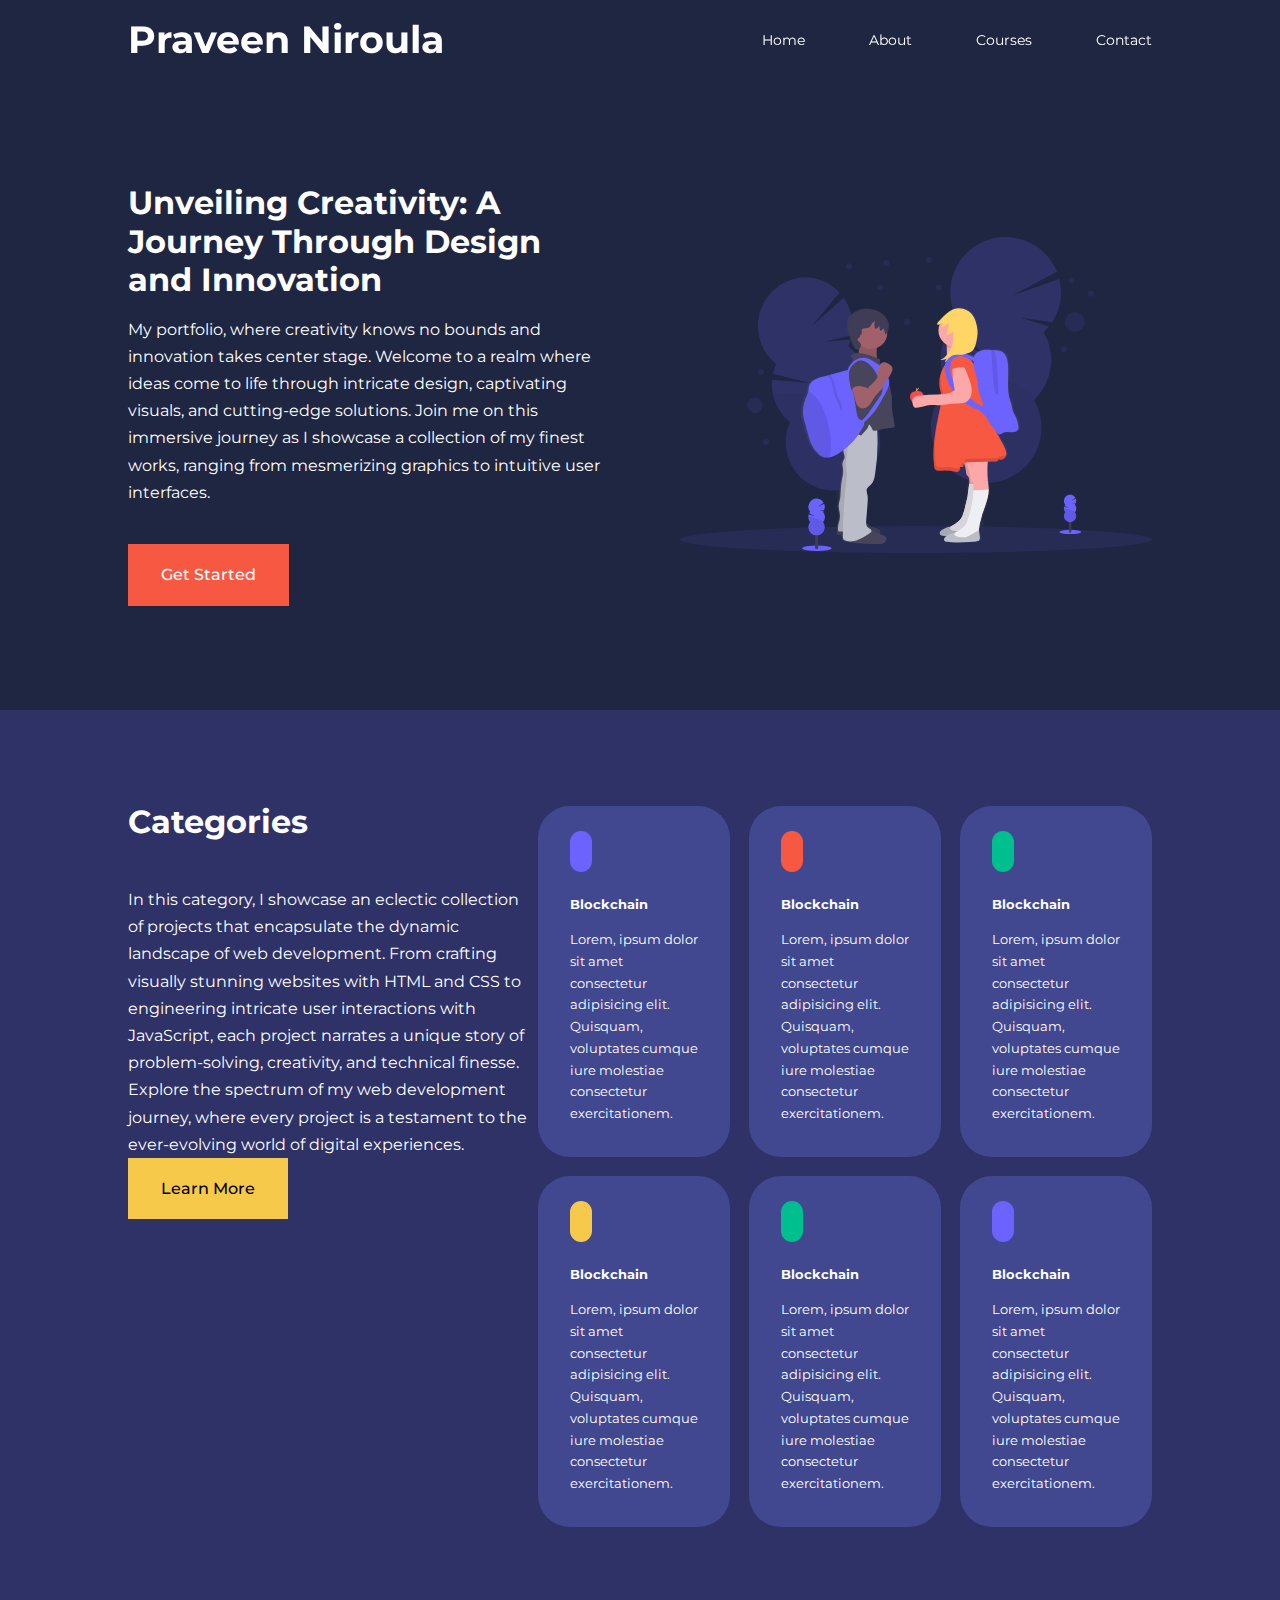
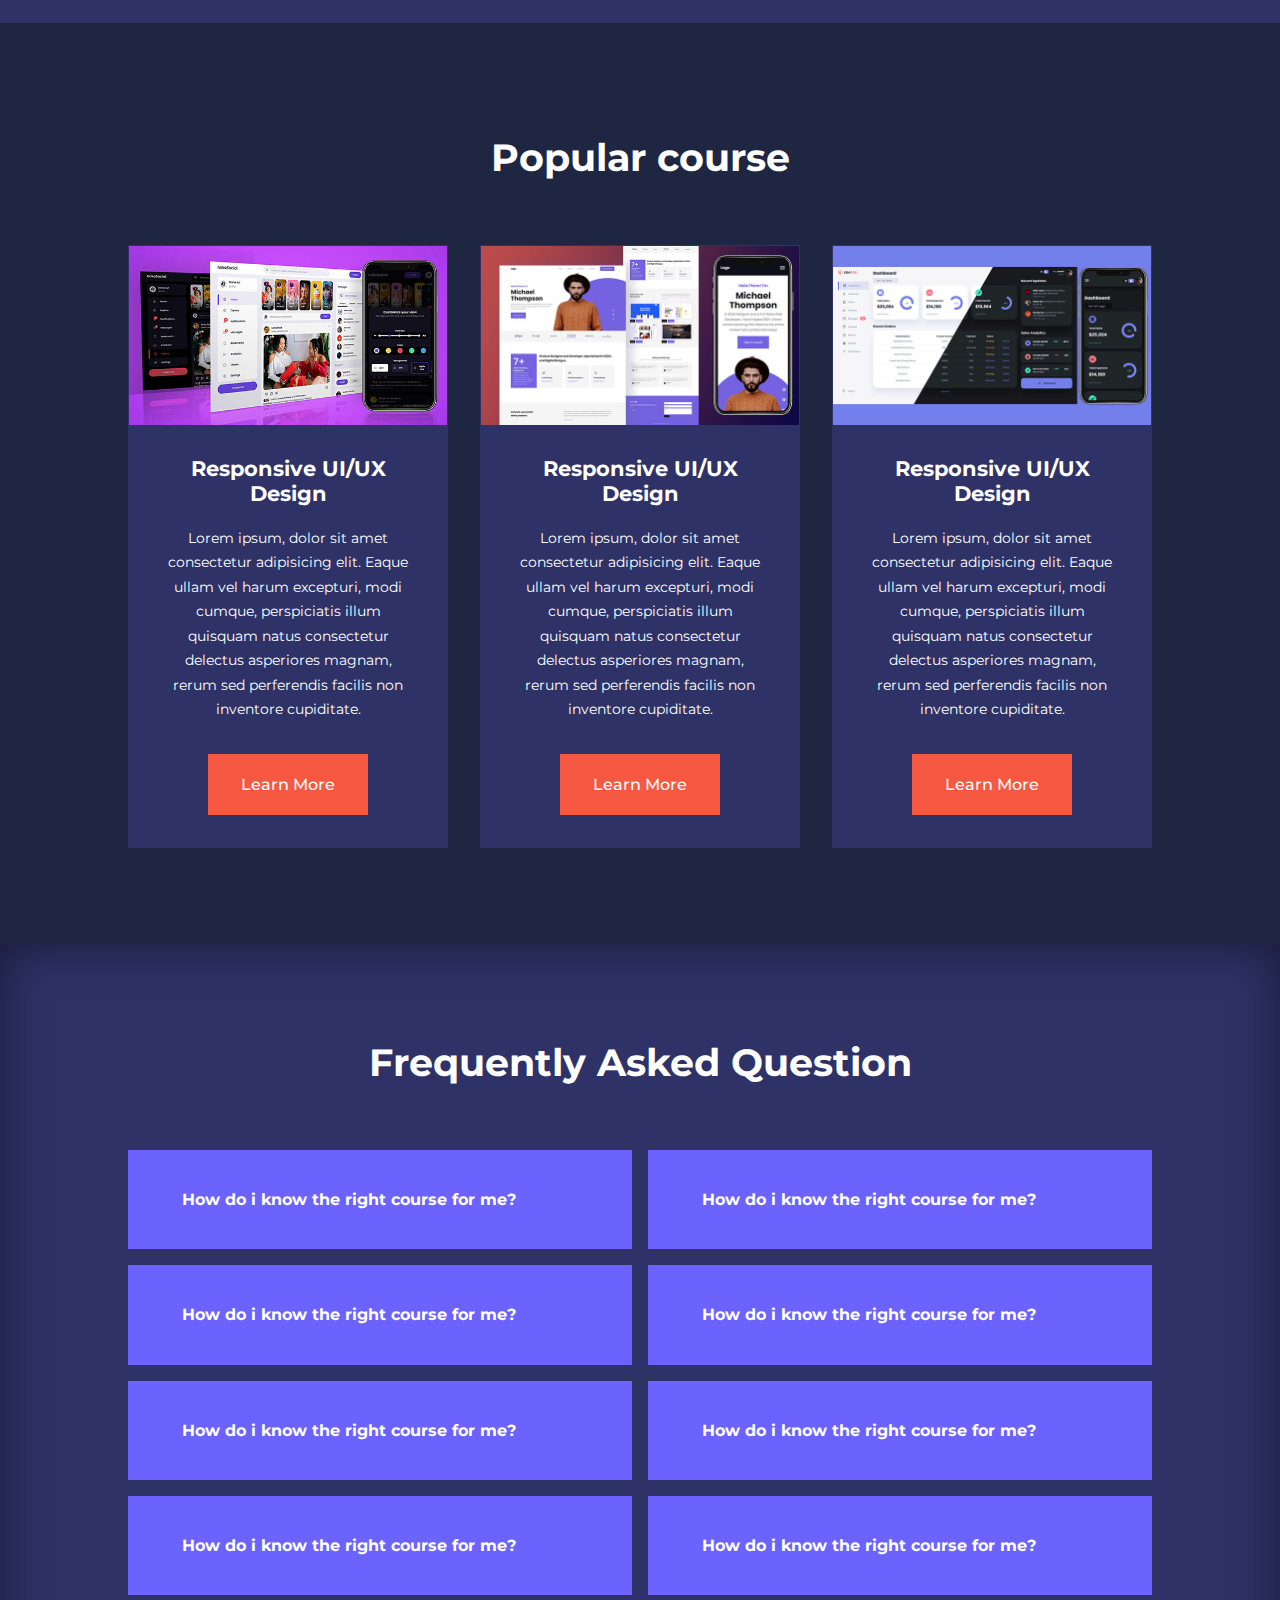
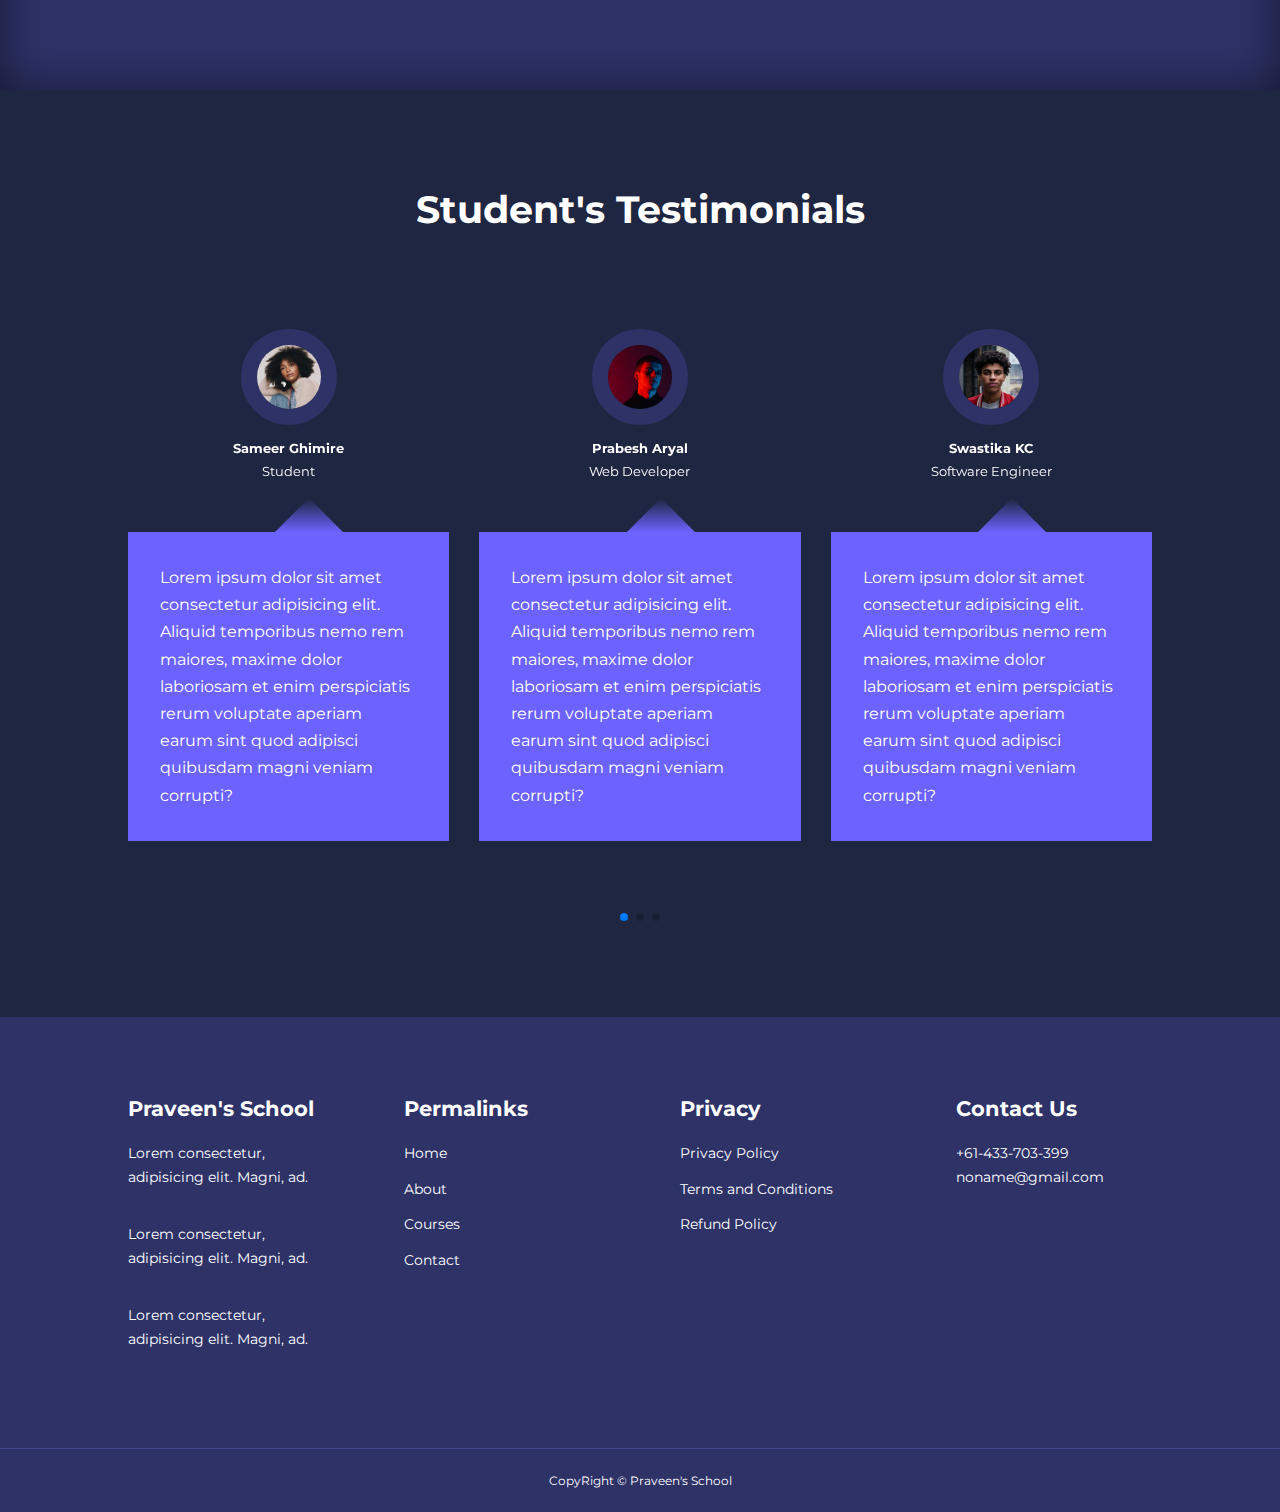
<file: index.html>
<!DOCTYPE html>
<html lang="en">
  <head>
    <meta charset="UTF-8" />
    <meta name="viewport" content="width=device-width, initial-scale=1.0" />
    <title>Praveen's School Website</title>
    <link
      rel="stylesheet"
      href="https://unicons.iconscout.com/release/v2.1.6/css/unicons.css"
    />

    <link rel="preconnect" href="https://fonts.googleapis.com" />
    <link rel="preconnect" href="https://fonts.gstatic.com" crossorigin />
    <link
      href="https://fonts.googleapis.com/css2?family=Irish+Grover&family=Montserrat:wght@300;400;500;600;700;800;900&family=Rubik+Moonrocks&display=swap"
      rel="stylesheet"
    />
    <link
      rel="stylesheet"
      href="https://cdn.jsdelivr.net/npm/swiper@10/swiper-bundle.min.css"
    />

    <link rel="stylesheet" href="./CSS/style.css" />
  </head>
  <body>
    <nav>
      <div class="container nav__container">
        <a href="index.html"><h2>Praveen Niroula</h2></a>
        <ul class="nav__menu">
          <li><a href="index.html">Home</a></li>
          <li><a href="about.html">About</a></li>
          <li><a href="courses.html">Courses</a></li>
          <li><a href="contact.html">Contact</a></li>
        </ul>
        <button id="open-menu-btn"><i class="uil uil-bars"></i></button>
        <button id="close-menu-btn"><i class="uil uil-multiply"></i></button>
      </div>
    </nav>

    <header>
      <div class="container header__container">
        <div class="header__left">
          <h1>Unveiling Creativity: A Journey Through Design and Innovation</h1>
          <p>
            My portfolio, where creativity knows no bounds and innovation takes center stage. Welcome to a realm where ideas come to life through intricate design, captivating visuals, and cutting-edge solutions. Join me on this immersive journey as I showcase a collection of my finest works, ranging from mesmerizing graphics to intuitive user interfaces. 
          </p>
          <a href="courses.html" class="btn btn-primary">Get Started</a>
        </div>
        <div class="header__right"><img src="./images/header.svg">
      </div>
    </header>

    <section class="categories">
      <div class="container categories__container">
        <div class="container__left">
          <h1>Categories</h1>
          <p>
            In this category, I showcase an eclectic collection of projects that encapsulate the dynamic landscape of web development. From crafting visually stunning websites with HTML and CSS to engineering intricate user interactions with JavaScript, each project narrates a unique story of problem-solving, creativity, and technical finesse. Explore the spectrum of my web development journey, where every project is a testament to the ever-evolving world of digital experiences.
          </p>
          <a href="#" class="btn">Learn More</a>
        </div>
        <div class="categories__right">
          <article class="category">
            <span class="category__icon"><i class="uil uil-bitcoin"></i></span>
            <h5>Blockchain</h5>
            <p>
              Lorem, ipsum dolor sit amet consectetur adipisicing elit.
              Quisquam, voluptates cumque iure molestiae consectetur
              exercitationem.
            </p>
          </article>

          <article class="category">
            <span class="category__icon"><i class="uil uil-bitcoin"></i></span>
            <h5>Blockchain</h5>
            <p>
              Lorem, ipsum dolor sit amet consectetur adipisicing elit.
              Quisquam, voluptates cumque iure molestiae consectetur
              exercitationem.
            </p>
          </article>

          <article class="category">
            <span class="category__icon"><i class="uil uil-bitcoin"></i></span>
            <h5>Blockchain</h5>
            <p>
              Lorem, ipsum dolor sit amet consectetur adipisicing elit.
              Quisquam, voluptates cumque iure molestiae consectetur
              exercitationem.
            </p>
          </article>

          <article class="category">
            <span class="category__icon"><i class="uil uil-bitcoin"></i></span>
            <h5>Blockchain</h5>
            <p>
              Lorem, ipsum dolor sit amet consectetur adipisicing elit.
              Quisquam, voluptates cumque iure molestiae consectetur
              exercitationem.
            </p>
          </article>

          <article class="category">
            <span class="category__icon"><i class="uil uil-bitcoin"></i></span>
            <h5>Blockchain</h5>
            <p>
              Lorem, ipsum dolor sit amet consectetur adipisicing elit.
              Quisquam, voluptates cumque iure molestiae consectetur
              exercitationem.
            </p>
          </article>

          <article class="category">
            <span class="category__icon"><i class="uil uil-bitcoin"></i></span>
            <h5>Blockchain</h5>
            <p>
              Lorem, ipsum dolor sit amet consectetur adipisicing elit.
              Quisquam, voluptates cumque iure molestiae consectetur
              exercitationem.
            </p>
          </article>
        </div>
      </div>
    </section>

    <section class="courses">
      <h2>Popular course</h2>
      <div class="container courses__container">
        <article class="course">
          <div class="course__image">
            <img src="./images/course1.jpg" />
          </div>
          <div class="course__info">
            <h4>Responsive UI/UX Design</h4>
            <p>
              Lorem ipsum, dolor sit amet consectetur adipisicing elit. Eaque
              ullam vel harum excepturi, modi cumque, perspiciatis illum
              quisquam natus consectetur delectus asperiores magnam, rerum sed
              perferendis facilis non inventore cupiditate.
            </p>
            <a href="course.html" class="btn btn-primary">Learn More</a>
          </div>
        </article>
        <article class="course">
          <div class="course__image">
            <img src="./images/course2.jpg" />
          </div>
          <div class="course__info">
            <h4>Responsive UI/UX Design</h4>
            <p>
              Lorem ipsum, dolor sit amet consectetur adipisicing elit. Eaque
              ullam vel harum excepturi, modi cumque, perspiciatis illum
              quisquam natus consectetur delectus asperiores magnam, rerum sed
              perferendis facilis non inventore cupiditate.
            </p>
            <a href="course.html" class="btn btn-primary">Learn More</a>
          </div>
        </article>
        <article class="course">
          <div class="course__image">
            <img src="./images/course3.jpg" />
          </div>
          <div class="course__info">
            <h4>Responsive UI/UX Design</h4>
            <p>
              Lorem ipsum, dolor sit amet consectetur adipisicing elit. Eaque
              ullam vel harum excepturi, modi cumque, perspiciatis illum
              quisquam natus consectetur delectus asperiores magnam, rerum sed
              perferendis facilis non inventore cupiditate.
            </p>
            <a href="course.html" class="btn btn-primary">Learn More</a>
          </div>
        </article>
      </div>
    </section>

    <section class="faqs">
      <h2>Frequently Asked Question</h2>
      <div class="container faqs__container">
        <article class="faq">
          <div class="faq__icon"><i class="uil uil-plus"></i></div>
          <div class="question__answer">
            <h4>How do i know the right course for me?</h4>
            <p>
              Lorem ipsum dolor sit amet consectetur adipisicing elit.
              Temporibus inventore sunt facere debitis, autem saepe dolorum
              itaque architecto aut voluptatum! Porro aut odit, aliquid a
              perferendis vitae obcaecati. Suscipit, officiis!
            </p>
          </div>
        </article>
        <article class="faq">
          <div class="faq__icon"><i class="uil uil-plus"></i></div>
          <div class="question__answer">
            <h4>How do i know the right course for me?</h4>
            <p>
              Lorem ipsum dolor sit amet consectetur adipisicing elit.
              Temporibus inventore sunt facere debitis, autem saepe dolorum
              itaque architecto aut voluptatum! Porro aut odit, aliquid a
              perferendis vitae obcaecati. Suscipit, officiis!
            </p>
          </div>
        </article>
        <article class="faq">
          <div class="faq__icon"><i class="uil uil-plus"></i></div>
          <div class="question__answer">
            <h4>How do i know the right course for me?</h4>
            <p>
              Lorem ipsum dolor sit amet consectetur adipisicing elit.
              Temporibus inventore sunt facere debitis, autem saepe dolorum
              itaque architecto aut voluptatum! Porro aut odit, aliquid a
              perferendis vitae obcaecati. Suscipit, officiis!
            </p>
          </div>
        </article>
        <article class="faq">
          <div class="faq__icon"><i class="uil uil-plus"></i></div>
          <div class="question__answer">
            <h4>How do i know the right course for me?</h4>
            <p>
              Lorem ipsum dolor sit amet consectetur adipisicing elit.
              Temporibus inventore sunt facere debitis, autem saepe dolorum
              itaque architecto aut voluptatum! Porro aut odit, aliquid a
              perferendis vitae obcaecati. Suscipit, officiis!
            </p>
          </div>
        </article>
        <article class="faq">
          <div class="faq__icon"><i class="uil uil-plus"></i></div>
          <div class="question__answer">
            <h4>How do i know the right course for me?</h4>
            <p>
              Lorem ipsum dolor sit amet consectetur adipisicing elit.
              Temporibus inventore sunt facere debitis, autem saepe dolorum
              itaque architecto aut voluptatum! Porro aut odit, aliquid a
              perferendis vitae obcaecati. Suscipit, officiis!
            </p>
          </div>
        </article>
        <article class="faq">
          <div class="faq__icon"><i class="uil uil-plus"></i></div>
          <div class="question__answer">
            <h4>How do i know the right course for me?</h4>
            <p>
              Lorem ipsum dolor sit amet consectetur adipisicing elit.
              Temporibus inventore sunt facere debitis, autem saepe dolorum
              itaque architecto aut voluptatum! Porro aut odit, aliquid a
              perferendis vitae obcaecati. Suscipit, officiis!
            </p>
          </div>
        </article>
        <article class="faq">
          <div class="faq__icon"><i class="uil uil-plus"></i></div>
          <div class="question__answer">
            <h4>How do i know the right course for me?</h4>
            <p>
              Lorem ipsum dolor sit amet consectetur adipisicing elit.
              Temporibus inventore sunt facere debitis, autem saepe dolorum
              itaque architecto aut voluptatum! Porro aut odit, aliquid a
              perferendis vitae obcaecati. Suscipit, officiis!
            </p>
          </div>
        </article>
        <article class="faq">
          <div class="faq__icon"><i class="uil uil-plus"></i></div>
          <div class="question__answer">
            <h4>How do i know the right course for me?</h4>
            <p>
              Lorem ipsum dolor sit amet consectetur adipisicing elit.
              Temporibus inventore sunt facere debitis, autem saepe dolorum
              itaque architecto aut voluptatum! Porro aut odit, aliquid a
              perferendis vitae obcaecati. Suscipit, officiis!
            </p>
          </div>
        </article>
      </div>
    </section>

    <section class="container testimonials__container mySwiper">
      <h2>Student's Testimonials</h2>
      <div class="swiper-wrapper">
        <article class="testimonial swiper-slide">
          <div class="avatar"><img src="./images/avatar1.jpg" /></div>
          <div class="testimonial__info">
            <h5>Sameer Ghimire</h5>
            <small>Student</small>
          </div>

          <div class="testimonial__body">
            <p>
              Lorem ipsum dolor sit amet consectetur adipisicing elit. Aliquid
              temporibus nemo rem maiores, maxime dolor laboriosam et enim
              perspiciatis rerum voluptate aperiam earum sint quod adipisci
              quibusdam magni veniam corrupti?
            </p>
          </div>
        </article>
        <article class="testimonial swiper-slide">
          <div class="avatar"><img src="./images/avatar2.jpg" /></div>
          <div class="testimonial__info">
            <h5>Prabesh Aryal</h5>
            <small>Web Developer</small>
          </div>

          <div class="testimonial__body">
            <p>
              Lorem ipsum dolor sit amet consectetur adipisicing elit. Aliquid
              temporibus nemo rem maiores, maxime dolor laboriosam et enim
              perspiciatis rerum voluptate aperiam earum sint quod adipisci
              quibusdam magni veniam corrupti?
            </p>
          </div>
        </article>
        <article class="testimonial swiper-slide">
          <div class="avatar"><img src="./images/avatar3.jpg" /></div>
          <div class="testimonial__info">
            <h5>Swastika KC</h5>
            <small>Software Engineer</small>
          </div>

          <div class="testimonial__body">
            <p>
              Lorem ipsum dolor sit amet consectetur adipisicing elit. Aliquid
              temporibus nemo rem maiores, maxime dolor laboriosam et enim
              perspiciatis rerum voluptate aperiam earum sint quod adipisci
              quibusdam magni veniam corrupti?
            </p>
          </div>
        </article>
        <article class="testimonial swiper-slide">
          <div class="avatar"><img src="./images/avatar4.jpg" /></div>
          <div class="testimonial__info">
            <h5>Swostika Dhungel</h5>
            <small>UI/UX designer</small>
          </div>

          <div class="testimonial__body">
            <p>
              Lorem ipsum dolor sit amet consectetur adipisicing elit. Aliquid
              temporibus nemo rem maiores, maxime dolor laboriosam et enim
              perspiciatis rerum voluptate aperiam earum sint quod adipisci
              quibusdam magni veniam corrupti?
            </p>
          </div>
        </article>
        <article class="testimonial swiper-slide">
          <div class="avatar"><img src="./images/avatar5.jpg" /></div>
          <div class="testimonial__info">
            <h5>Kapil Bhatta</h5>
            <small>Figma Expert</small>
          </div>

          <div class="testimonial__body">
            <p>
              Lorem ipsum dolor sit amet consectetur adipisicing elit. Aliquid
              temporibus nemo rem maiores, maxime dolor laboriosam et enim
              perspiciatis rerum voluptate aperiam earum sint quod adipisci
              quibusdam magni veniam corrupti?
            </p>
          </div>
        </article>
      </div>
      <div class="swiper-pagination"></div>
    </section>

    <footer>
      <div class="container footer__container">
        <div class="footer__1">
          <a href="index.html" class="footer__logo"
            ><h4>Praveen's School</h4></a
          >
          <p>Lorem consectetur, adipisicing elit. Magni, ad.</p>
          <p>Lorem consectetur, adipisicing elit. Magni, ad.</p>
          <p>Lorem consectetur, adipisicing elit. Magni, ad.</p>
        </div>
        <div class="footer__2">
          <h4>Permalinks</h4>
          <ul class="permalinks">
            <li><a href="index.html">Home</a></li>
            <li><a href="index.html">About</a></li>
            <li><a href="index.html">Courses</a></li>
            <li><a href="index.html">Contact</a></li>
          </ul>
        </div>
        <div class="footer__3">
          <h4>Privacy</h4>
          <ul class="privacy">
            <li><a href="#">Privacy Policy</a></li>
            <li><a href="#">Terms and Conditions</a></li>
            <li><a href="#">Refund Policy</a></li>
          </ul>
        </div>
        <div class="footer__4">
          <h4>Contact Us</h4>
          <div>
            <p>+61-433-703-399</p>
            <p>noname@gmail.com</p>
          </div>
          <ul class="footer__socials">
            <li>
              <a href="#"><i class="uil uil-facebook-f"></i></a>
            </li>
            <li>
              <a href="#"><i class="uil uil-instagram-alt"></i></a>
            </li>
            <li>
              <a href="#"><i class="uil uil-twitter"></i></a>
            </li>
            <li>
              <a href="#"><i class="uil uil-linkedin-alt"></i></a>
            </li>
          </ul>
        </div>
      </div>
      <div class="footer__copyright">
        <small>CopyRight &copy; Praveen's School</small>
      </div>
    </footer>

    <script src="https://cdn.jsdelivr.net/npm/swiper@10/swiper-bundle.min.js"></script>
    <script>
      var swiper = new Swiper(".mySwiper", {
        slidesPerView: 1,
        spaceBetween: 30,
        pagination: {
          el: ".swiper-pagination",
          clickable: true,
        },

        breakpoints: {
          600: {
            slidesPerView: 3,
          },
        },
      });
    </script>
    <script src="index.js"></script>
  </body>
</html>
</file>
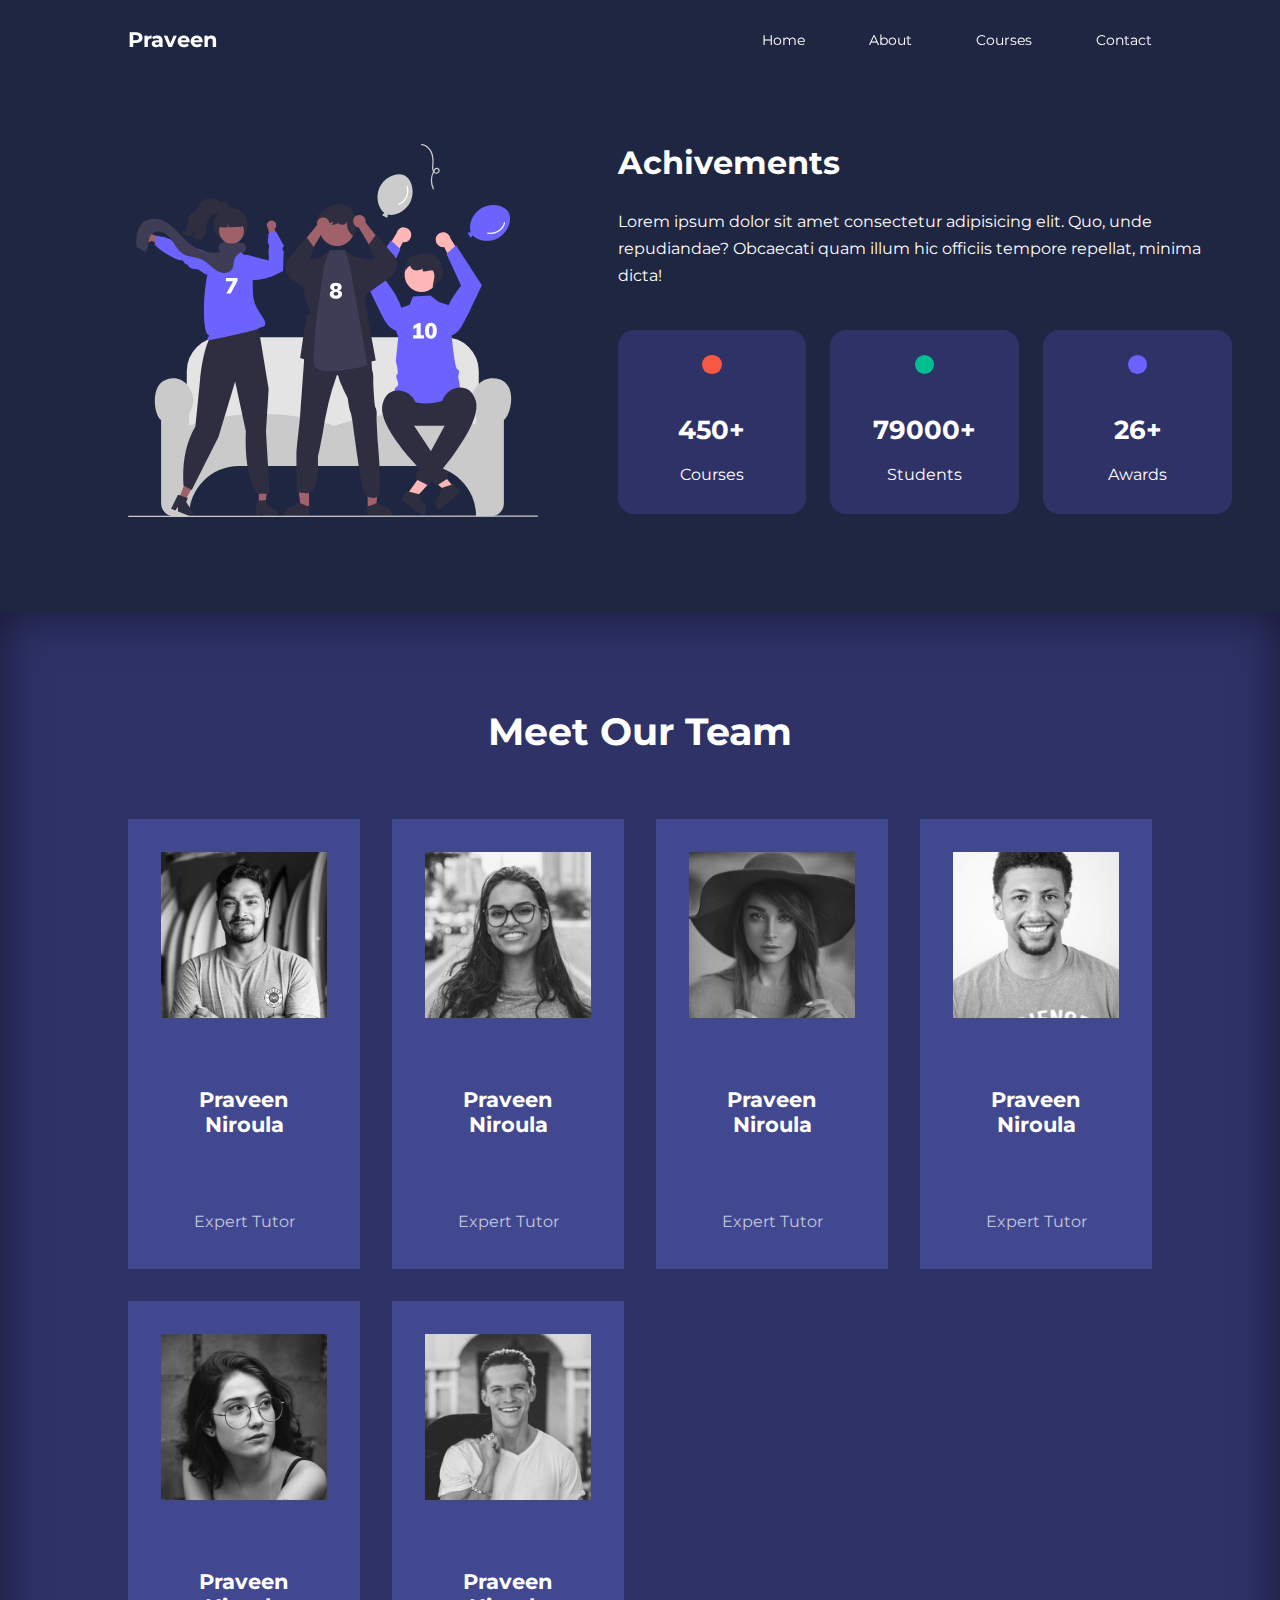
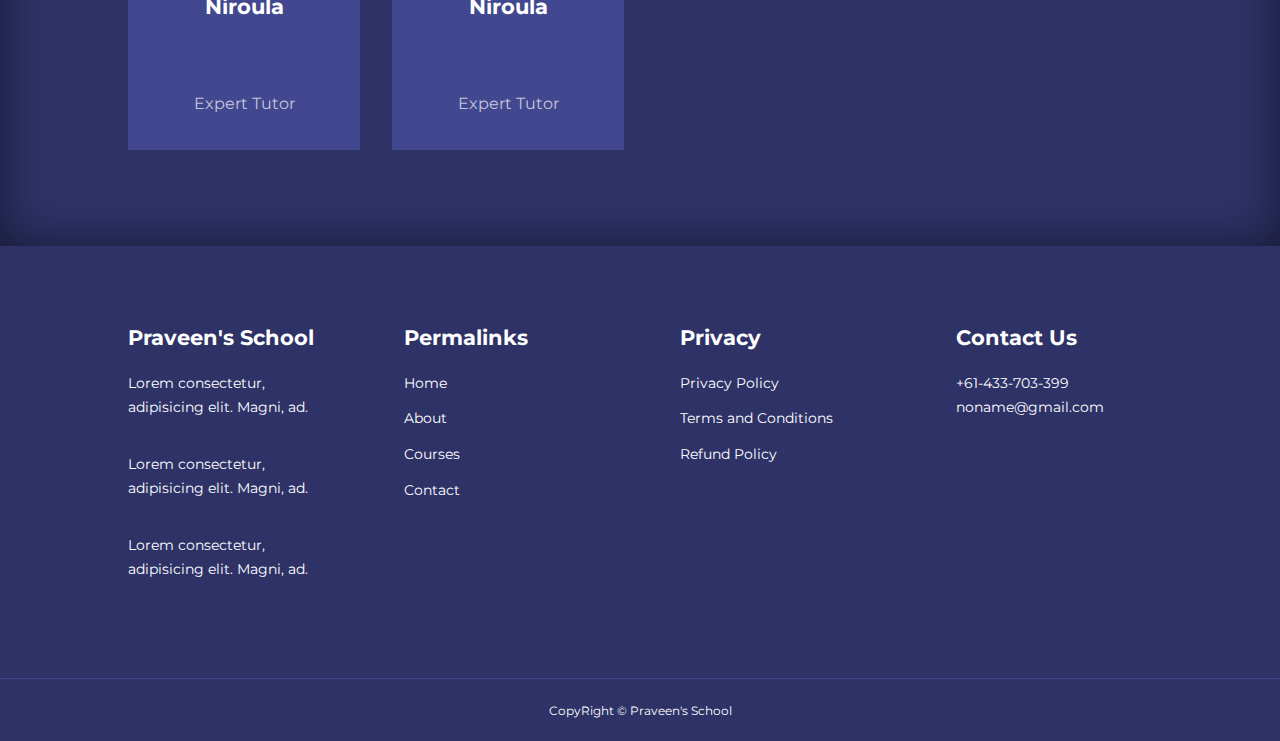
<file: about.html>
<!DOCTYPE html>
<html lang="en">
  <head>
    <meta charset="UTF-8" />
    <meta name="viewport" content="width=device-width, initial-scale=1.0" />
    <title>Praveen's School Website</title>
    <link
      rel="stylesheet"
      href="https://unicons.iconscout.com/release/v2.1.6/css/unicons.css"
    />

    <link rel="preconnect" href="https://fonts.googleapis.com" />
    <link rel="preconnect" href="https://fonts.gstatic.com" crossorigin />
    <link
      href="https://fonts.googleapis.com/css2?family=Irish+Grover&family=Montserrat:wght@300;400;500;600;700;800;900&family=Rubik+Moonrocks&display=swap"
      rel="stylesheet"
    />

    <link rel="stylesheet" href="./CSS/style.css" />
    <link rel="stylesheet" href="./CSS/about.css" />
  </head>
  <body>
    <nav>
      <div class="container nav__container">
        <a href="index.html"><h4>Praveen</h4></a>
        <ul class="nav__menu">
          <li><a href="index.html">Home</a></li>
          <li><a href="about.html">About</a></li>
          <li><a href="courses.html">Courses</a></li>
          <li><a href="contact.html">Contact</a></li>
        </ul>
        <button id="open-menu-btn"><i class="uil uil-bars"></i></button>
        <button id="close-menu-btn"><i class="uil uil-multiply"></i></button>
      </div>
    </nav>

    <section class="about__acheivements">
      <div class="container about__acheivement-container">
        <div class="about__acheivement-left">
          <img src="./images/about achievements.svg" />
        </div>
        <div class="about__acheivement-right">
          <h1>Achivements</h1>
          <p>
            Lorem ipsum dolor sit amet consectetur adipisicing elit. Quo, unde
            repudiandae? Obcaecati quam illum hic officiis tempore repellat,
            minima dicta!
          </p>
          <div class="acheivement__cards">
            <article class="acheivement__card">
              <span class="acheivement__icon">
                <i class="uil uil-video"></i>
              </span>
              <h3>450+</h3>
              <p>Courses</p>
            </article>
            <article class="acheivement__card">
              <span class="acheivement__icon">
                <i class="uil uil-user"></i>
              </span>
              <h3>79000+</h3>
              <p>Students</p>
            </article>
            <article class="acheivement__card">
              <span class="acheivement__icon">
                <i class="uil uil-trophy"></i>
              </span>
              <h3>26+</h3>
              <p>Awards</p>
            </article>
          </div>
        </div>
      </div>
    </section>

    <section class="team">
      <h2>Meet Our Team</h2>
      <div class="container team__container">
        <article class="team__member">
          <div class="team__member-image">
            <img src="./images/tm1.jpg" />
          </div>
          <div class="team__member-info">
            <h4>Praveen Niroula</h4>
            <p>Expert Tutor</p>
          </div>
          <div class="team__member-socials">
            <a href="http://instagram.com"><i class="uil uil-instagram"></i></a>
            <a href="http://instagram.com"><i class="uil uil-facebook"></i></a>
            <a href="http://instagram.com"
              ><i class="uil uil-linkedin-alt"></i
            ></a>
          </div>
        </article>
        <article class="team__member">
          <div class="team__member-image">
            <img src="./images/tm2.jpg" />
          </div>
          <div class="team__member-info">
            <h4>Praveen Niroula</h4>
            <p>Expert Tutor</p>
          </div>
          <div class="team__member-socials">
            <a href="http://instagram.com"><i class="uil uil-instagram"></i></a>
            <a href="http://instagram.com"><i class="uil uil-facebook"></i></a>
            <a href="http://instagram.com"
              ><i class="uil uil-linkedin-alt"></i
            ></a>
          </div>
        </article>
        <article class="team__member">
          <div class="team__member-image">
            <img src="./images/tm3.jpg" />
          </div>
          <div class="team__member-info">
            <h4>Praveen Niroula</h4>
            <p>Expert Tutor</p>
          </div>
          <div class="team__member-socials">
            <a href="http://instagram.com"><i class="uil uil-instagram"></i></a>
            <a href="http://instagram.com"><i class="uil uil-facebook"></i></a>
            <a href="http://instagram.com"
              ><i class="uil uil-linkedin-alt"></i
            ></a>
          </div>
        </article>
        <article class="team__member">
          <div class="team__member-image">
            <img src="./images/tm4.jpg" />
          </div>
          <div class="team__member-info">
            <h4>Praveen Niroula</h4>
            <p>Expert Tutor</p>
          </div>
          <div class="team__member-socials">
            <a href="http://instagram.com"><i class="uil uil-instagram"></i></a>
            <a href="http://instagram.com"><i class="uil uil-facebook"></i></a>
            <a href="http://instagram.com"
              ><i class="uil uil-linkedin-alt"></i
            ></a>
          </div>
        </article>
        <article class="team__member">
          <div class="team__member-image">
            <img src="./images/tm5.jpg" />
          </div>
          <div class="team__member-info">
            <h4>Praveen Niroula</h4>
            <p>Expert Tutor</p>
          </div>
          <div class="team__member-socials">
            <a href="http://instagram.com"><i class="uil uil-instagram"></i></a>
            <a href="http://instagram.com"><i class="uil uil-facebook"></i></a>
            <a href="http://instagram.com"
              ><i class="uil uil-linkedin-alt"></i
            ></a>
          </div>
        </article>
        <article class="team__member">
          <div class="team__member-image">
            <img src="./images/tm6.jpg" />
          </div>
          <div class="team__member-info">
            <h4>Praveen Niroula</h4>
            <p>Expert Tutor</p>
          </div>
          <div class="team__member-socials">
            <a href="http://instagram.com"><i class="uil uil-instagram"></i></a>
            <a href="http://instagram.com"><i class="uil uil-facebook"></i></a>
            <a href="http://instagram.com"
              ><i class="uil uil-linkedin-alt"></i
            ></a>
          </div>
        </article>
      </div>
    </section>

    <footer>
      <div class="container footer__container">
        <div class="footer__1">
          <a href="index.html" class="footer__logo"
            ><h4>Praveen's School</h4></a
          >
          <p>Lorem consectetur, adipisicing elit. Magni, ad.</p>
          <p>Lorem consectetur, adipisicing elit. Magni, ad.</p>
          <p>Lorem consectetur, adipisicing elit. Magni, ad.</p>
        </div>
        <div class="footer__2">
          <h4>Permalinks</h4>
          <ul class="permalinks">
            <li><a href="index.html">Home</a></li>
            <li><a href="index.html">About</a></li>
            <li><a href="index.html">Courses</a></li>
            <li><a href="index.html">Contact</a></li>
          </ul>
        </div>
        <div class="footer__3">
          <h4>Privacy</h4>
          <ul class="privacy">
            <li><a href="#">Privacy Policy</a></li>
            <li><a href="#">Terms and Conditions</a></li>
            <li><a href="#">Refund Policy</a></li>
          </ul>
        </div>
        <div class="footer__4">
          <h4>Contact Us</h4>
          <div>
            <p>+61-433-703-399</p>
            <p>noname@gmail.com</p>
          </div>
          <ul class="footer__socials">
            <li>
              <a href="#"><i class="uil uil-facebook-f"></i></a>
            </li>
            <li>
              <a href="#"><i class="uil uil-instagram-alt"></i></a>
            </li>
            <li>
              <a href="#"><i class="uil uil-twitter"></i></a>
            </li>
            <li>
              <a href="#"><i class="uil uil-linkedin-alt"></i></a>
            </li>
          </ul>
        </div>
      </div>
      <div class="footer__copyright">
        <small>CopyRight &copy; Praveen's School</small>
      </div>
    </footer>

    <script>
      var swiper = new Swiper(".mySwiper", {
        slidesPerView: 1,
        spaceBetween: 30,
        pagination: {
          el: ".swiper-pagination",
          clickable: true,
        },

        breakpoints: {
          600: {
            slidesPerView: 3,
          },
        },
      });
    </script>
    <script src="index.js"></script>
  </body>
</html>
</file>
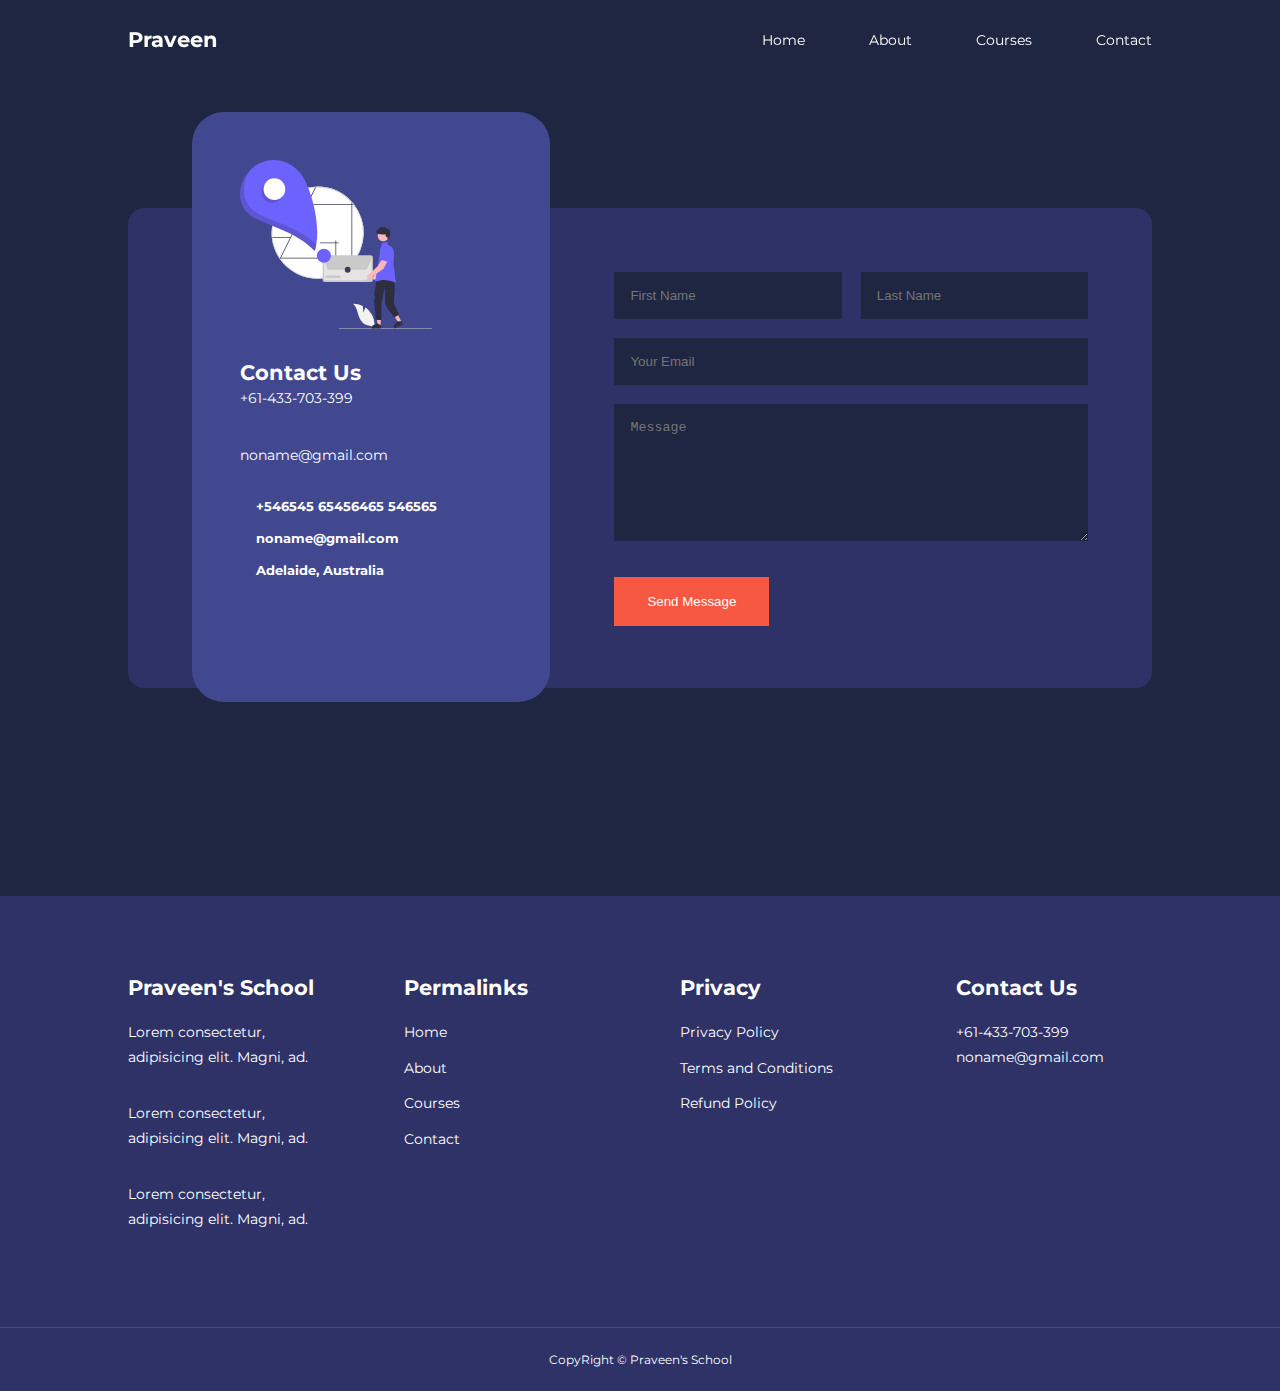
<file: contact.html>
<!DOCTYPE html>
<html lang="en">
  <head>
    <meta charset="UTF-8" />
    <meta name="viewport" content="width=device-width, initial-scale=1.0" />
    <title>Praveen's School Website</title>
    <link
      rel="stylesheet"
      href="https://unicons.iconscout.com/release/v2.1.6/css/unicons.css"
    />

    <link rel="preconnect" href="https://fonts.googleapis.com" />
    <link rel="preconnect" href="https://fonts.gstatic.com" crossorigin />
    <link
      href="https://fonts.googleapis.com/css2?family=Irish+Grover&family=Montserrat:wght@300;400;500;600;700;800;900&family=Rubik+Moonrocks&display=swap"
      rel="stylesheet"
    />
    <link
      rel="stylesheet"
      href="https://cdn.jsdelivr.net/npm/swiper@10/swiper-bundle.min.css"
    />

    <link rel="stylesheet" href="./CSS/style.css" />
    <link rel="stylesheet" href="./CSS/contact.css" />
  </head>
  <body>
    <nav>
      <div class="container nav__container">
        <a href="index.html"><h4>Praveen</h4></a>
        <ul class="nav__menu">
          <li><a href="index.html">Home</a></li>
          <li><a href="about.html">About</a></li>
          <li><a href="courses.html">Courses</a></li>
          <li><a href="contact.html">Contact</a></li>
        </ul>
        <button id="open-menu-btn"><i class="uil uil-bars"></i></button>
        <button id="close-menu-btn"><i class="uil uil-multiply"></i></button>
      </div>
    </nav>

    <!-- contact form -->

    <section class="contact">
      <div class="container contact__container">
        <aside class="contact__aside">
          <div class="aside__image">
            <img src="./images/contact.svg" />
          </div>
          <h4>Contact Us</h4>

          <p>+61-433-703-399</p>
          <p>noname@gmail.com</p>

          <ul class="contact__details">
            <li>
              <i class="uil uil-facebook-f"></i>
              <h5>+546545 65456465 546565</h5>
            </li>
            <li>
              <i class="uil uil-envelope"></i>
              <h5>noname@gmail.com</h5>
            </li>
            <li>
              <i class="uil uil-location-point"></i>
              <h5>Adelaide, Australia</h5>
            </li>
          </ul>
          <ul class="contact__socials">
            <li>
              <a href="#"><i class="uil uil-facebook-f"></i></a>
            </li>
            <li>
              <a href="#"><i class="uil uil-instagram-alt"></i></a>
            </li>
            <li>
              <a href="#"><i class="uil uil-twitter"></i></a>
            </li>
            <li>
              <a href="#"><i class="uil uil-linkedin-alt"></i></a>
            </li>
          </ul>
        </aside>
        <form
          action="https://formspree.io/f/xvojkdev"
          method="POST"
          class="contact__form"
        >
          <div class="form__name">
            <input
              type="text"
              name="First Name"
              placeholder="First Name"
              required
            />
            <input
              type="text"
              name="Last Name"
              placeholder="Last Name"
              required
            />
          </div>
          <input
            type="email"
            name="Email Address"
            placeholder="Your Email"
            required
          />
          <textarea name="Message" rows="7" placeholder="Message"></textarea>
          <button type="submit" class="btn btn-primary">Send Message</button>
        </form>
      </div>
    </section>

    <footer>
      <div class="container footer__container">
        <div class="footer__1">
          <a href="index.html" class="footer__logo"
            ><h4>Praveen's School</h4></a
          >
          <p>Lorem consectetur, adipisicing elit. Magni, ad.</p>
          <p>Lorem consectetur, adipisicing elit. Magni, ad.</p>
          <p>Lorem consectetur, adipisicing elit. Magni, ad.</p>
        </div>
        <div class="footer__2">
          <h4>Permalinks</h4>
          <ul class="permalinks">
            <li><a href="index.html">Home</a></li>
            <li><a href="index.html">About</a></li>
            <li><a href="index.html">Courses</a></li>
            <li><a href="index.html">Contact</a></li>
          </ul>
        </div>
        <div class="footer__3">
          <h4>Privacy</h4>
          <ul class="privacy">
            <li><a href="#">Privacy Policy</a></li>
            <li><a href="#">Terms and Conditions</a></li>
            <li><a href="#">Refund Policy</a></li>
          </ul>
        </div>
        <div class="footer__4">
          <h4>Contact Us</h4>
          <div>
            <p>+61-433-703-399</p>
            <p>noname@gmail.com</p>
          </div>
          <ul class="footer__socials">
            <li>
              <a href="#"><i class="uil uil-facebook-f"></i></a>
            </li>
            <li>
              <a href="#"><i class="uil uil-instagram-alt"></i></a>
            </li>
            <li>
              <a href="#"><i class="uil uil-twitter"></i></a>
            </li>
            <li>
              <a href="#"><i class="uil uil-linkedin-alt"></i></a>
            </li>
          </ul>
        </div>
      </div>
      <div class="footer__copyright">
        <small>CopyRight &copy; Praveen's School</small>
      </div>
    </footer>

    <script src="https://cdn.jsdelivr.net/npm/swiper@10/swiper-bundle.min.js"></script>
    <script>
      var swiper = new Swiper(".mySwiper", {
        slidesPerView: 1,
        spaceBetween: 30,
        pagination: {
          el: ".swiper-pagination",
          clickable: true,
        },

        breakpoints: {
          600: {
            slidesPerView: 3,
          },
        },
      });
    </script>
    <script src="index.js"></script>
  </body>
</html>
</file>
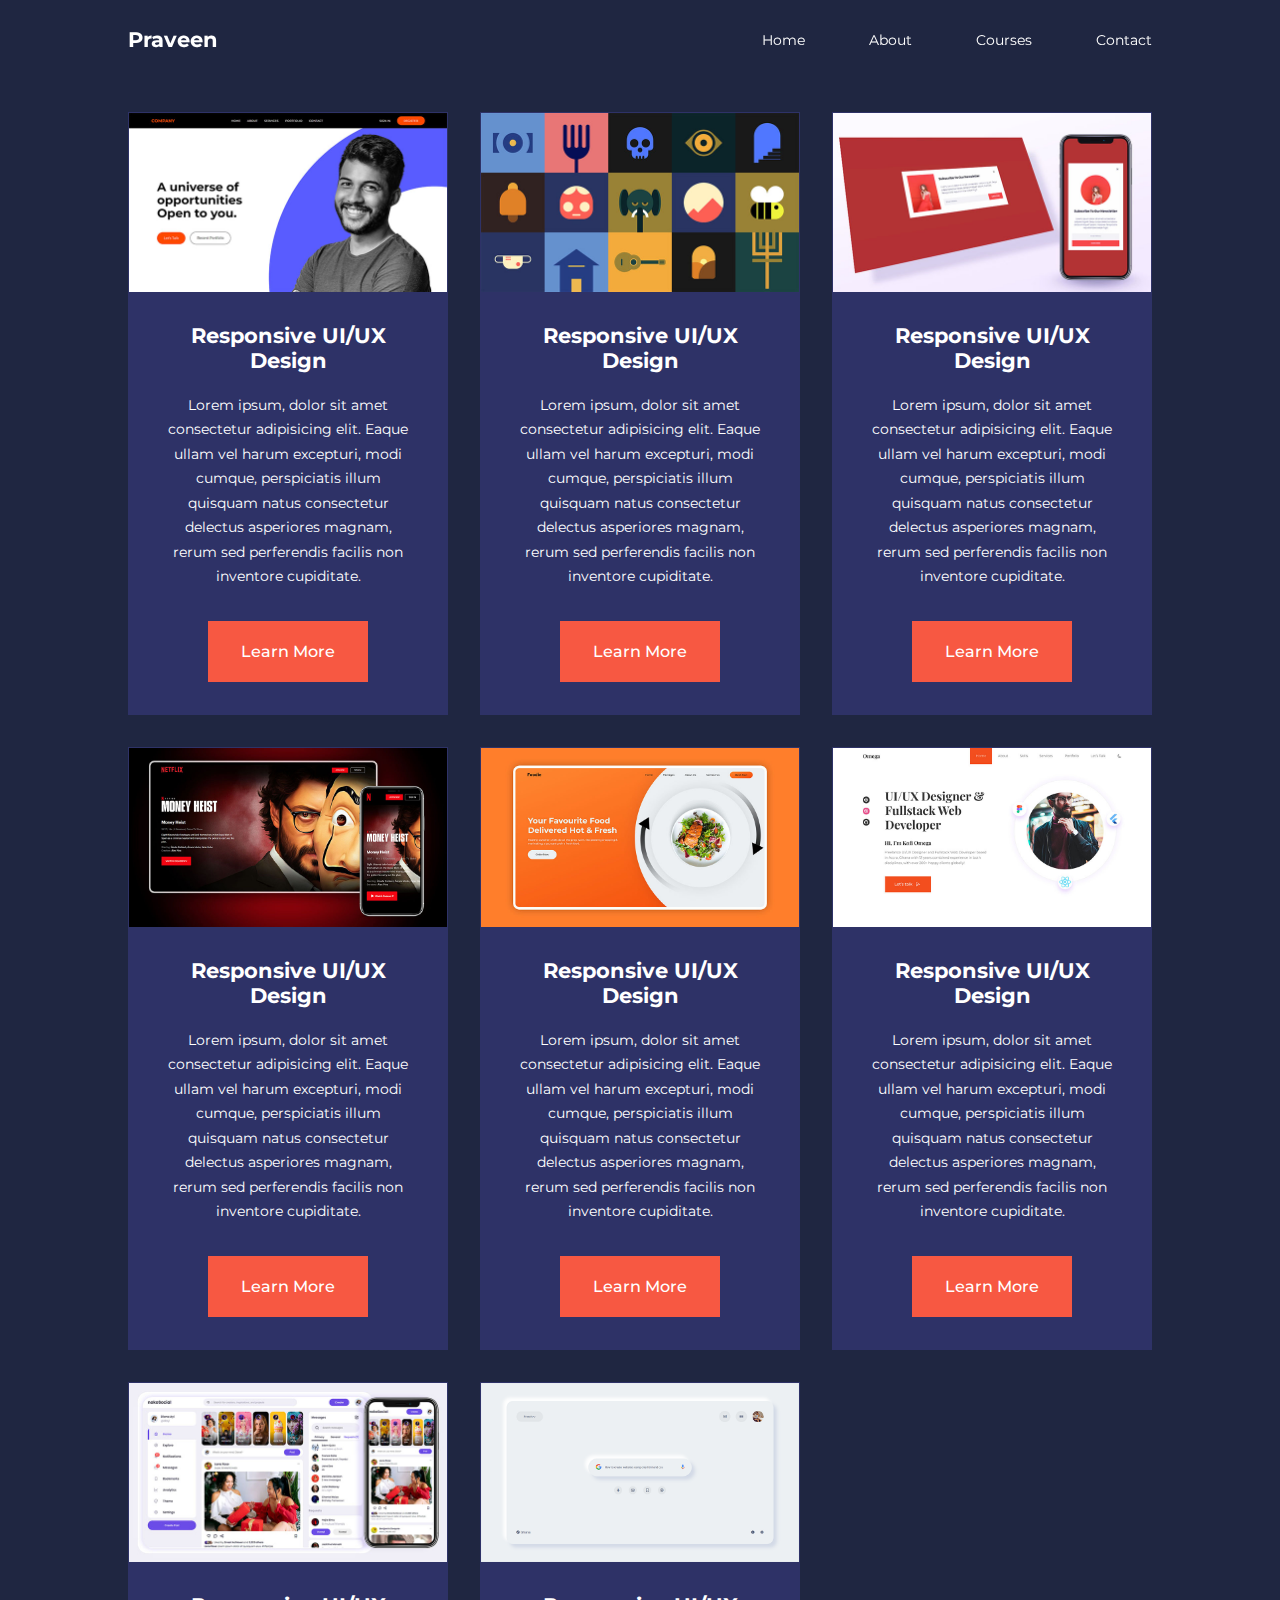
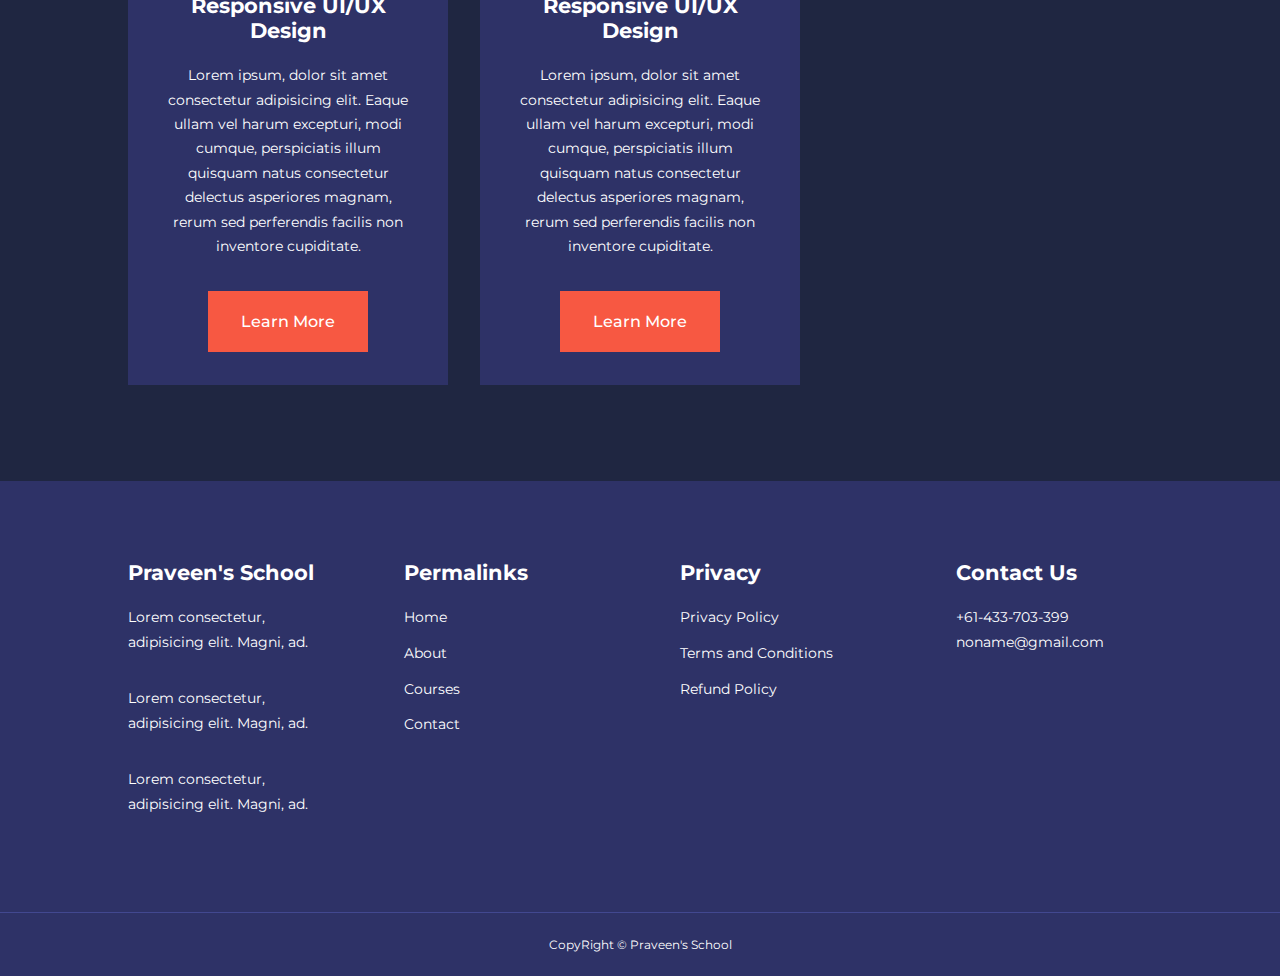
<file: courses.html>
<!DOCTYPE html>
<html lang="en">
  <head>
    <meta charset="UTF-8" />
    <meta name="viewport" content="width=device-width, initial-scale=1.0" />
    <title>Praveen's School Website</title>
    <link
      rel="stylesheet"
      href="https://unicons.iconscout.com/release/v2.1.6/css/unicons.css"
    />

    <link rel="preconnect" href="https://fonts.googleapis.com" />
    <link rel="preconnect" href="https://fonts.gstatic.com" crossorigin />
    <link
      href="https://fonts.googleapis.com/css2?family=Irish+Grover&family=Montserrat:wght@300;400;500;600;700;800;900&family=Rubik+Moonrocks&display=swap"
      rel="stylesheet"
    />

    <link rel="stylesheet" href="./CSS/style.css" />
    <link rel="stylesheet" href="./CSS/about.css" />
  </head>
  <body>
    <nav>
      <div class="container nav__container">
        <a href="index.html"><h4>Praveen</h4></a>
        <ul class="nav__menu">
          <li><a href="index.html">Home</a></li>
          <li><a href="about.html">About</a></li>
          <li><a href="courses.html">Courses</a></li>
          <li><a href="contact.html">Contact</a></li>
        </ul>
        <button id="open-menu-btn"><i class="uil uil-bars"></i></button>
        <button id="close-menu-btn"><i class="uil uil-multiply"></i></button>
      </div>
    </nav>
    <section class="courses">
      <div class="container courses__container">
        <article class="course">
          <div class="course__image">
            <img src="./images/course5.jpg" />
          </div>
          <div class="course__info">
            <h4>Responsive UI/UX Design</h4>
            <p>
              Lorem ipsum, dolor sit amet consectetur adipisicing elit. Eaque
              ullam vel harum excepturi, modi cumque, perspiciatis illum
              quisquam natus consectetur delectus asperiores magnam, rerum sed
              perferendis facilis non inventore cupiditate.
            </p>
            <a href="course.html" class="btn btn-primary">Learn More</a>
          </div>
        </article>
        <article class="course">
          <div class="course__image">
            <img src="./images/course11.jpg" />
          </div>
          <div class="course__info">
            <h4>Responsive UI/UX Design</h4>
            <p>
              Lorem ipsum, dolor sit amet consectetur adipisicing elit. Eaque
              ullam vel harum excepturi, modi cumque, perspiciatis illum
              quisquam natus consectetur delectus asperiores magnam, rerum sed
              perferendis facilis non inventore cupiditate.
            </p>
            <a href="course.html" class="btn btn-primary">Learn More</a>
          </div>
        </article>
        <article class="course">
          <div class="course__image">
            <img src="./images/course10.jpg" />
          </div>
          <div class="course__info">
            <h4>Responsive UI/UX Design</h4>
            <p>
              Lorem ipsum, dolor sit amet consectetur adipisicing elit. Eaque
              ullam vel harum excepturi, modi cumque, perspiciatis illum
              quisquam natus consectetur delectus asperiores magnam, rerum sed
              perferendis facilis non inventore cupiditate.
            </p>
            <a href="course.html" class="btn btn-primary">Learn More</a>
          </div>
        </article>
        <article class="course">
          <div class="course__image">
            <img src="./images/course9.jpg" />
          </div>
          <div class="course__info">
            <h4>Responsive UI/UX Design</h4>
            <p>
              Lorem ipsum, dolor sit amet consectetur adipisicing elit. Eaque
              ullam vel harum excepturi, modi cumque, perspiciatis illum
              quisquam natus consectetur delectus asperiores magnam, rerum sed
              perferendis facilis non inventore cupiditate.
            </p>
            <a href="course.html" class="btn btn-primary">Learn More</a>
          </div>
        </article>
        <article class="course">
          <div class="course__image">
            <img src="./images/course8.jpg" />
          </div>
          <div class="course__info">
            <h4>Responsive UI/UX Design</h4>
            <p>
              Lorem ipsum, dolor sit amet consectetur adipisicing elit. Eaque
              ullam vel harum excepturi, modi cumque, perspiciatis illum
              quisquam natus consectetur delectus asperiores magnam, rerum sed
              perferendis facilis non inventore cupiditate.
            </p>
            <a href="course.html" class="btn btn-primary">Learn More</a>
          </div>
        </article>
        <article class="course">
          <div class="course__image">
            <img src="./images/course7.jpg" />
          </div>
          <div class="course__info">
            <h4>Responsive UI/UX Design</h4>
            <p>
              Lorem ipsum, dolor sit amet consectetur adipisicing elit. Eaque
              ullam vel harum excepturi, modi cumque, perspiciatis illum
              quisquam natus consectetur delectus asperiores magnam, rerum sed
              perferendis facilis non inventore cupiditate.
            </p>
            <a href="course.html" class="btn btn-primary">Learn More</a>
          </div>
        </article>
        <article class="course">
          <div class="course__image">
            <img src="./images/course6.jpg" />
          </div>
          <div class="course__info">
            <h4>Responsive UI/UX Design</h4>
            <p>
              Lorem ipsum, dolor sit amet consectetur adipisicing elit. Eaque
              ullam vel harum excepturi, modi cumque, perspiciatis illum
              quisquam natus consectetur delectus asperiores magnam, rerum sed
              perferendis facilis non inventore cupiditate.
            </p>
            <a href="course.html" class="btn btn-primary">Learn More</a>
          </div>
        </article>
        <article class="course">
          <div class="course__image">
            <img src="./images/course12.jpg" />
          </div>
          <div class="course__info">
            <h4>Responsive UI/UX Design</h4>
            <p>
              Lorem ipsum, dolor sit amet consectetur adipisicing elit. Eaque
              ullam vel harum excepturi, modi cumque, perspiciatis illum
              quisquam natus consectetur delectus asperiores magnam, rerum sed
              perferendis facilis non inventore cupiditate.
            </p>
            <a href="course.html" class="btn btn-primary">Learn More</a>
          </div>
        </article>
      </div>
    </section>

    <footer>
      <div class="container footer__container">
        <div class="footer__1">
          <a href="index.html" class="footer__logo"
            ><h4>Praveen's School</h4></a
          >
          <p>Lorem consectetur, adipisicing elit. Magni, ad.</p>
          <p>Lorem consectetur, adipisicing elit. Magni, ad.</p>
          <p>Lorem consectetur, adipisicing elit. Magni, ad.</p>
        </div>
        <div class="footer__2">
          <h4>Permalinks</h4>
          <ul class="permalinks">
            <li><a href="index.html">Home</a></li>
            <li><a href="index.html">About</a></li>
            <li><a href="index.html">Courses</a></li>
            <li><a href="index.html">Contact</a></li>
          </ul>
        </div>
        <div class="footer__3">
          <h4>Privacy</h4>
          <ul class="privacy">
            <li><a href="#">Privacy Policy</a></li>
            <li><a href="#">Terms and Conditions</a></li>
            <li><a href="#">Refund Policy</a></li>
          </ul>
        </div>
        <div class="footer__4">
          <h4>Contact Us</h4>
          <div>
            <p>+61-433-703-399</p>
            <p>noname@gmail.com</p>
          </div>
          <ul class="footer__socials">
            <li>
              <a href="#"><i class="uil uil-facebook-f"></i></a>
            </li>
            <li>
              <a href="#"><i class="uil uil-instagram-alt"></i></a>
            </li>
            <li>
              <a href="#"><i class="uil uil-twitter"></i></a>
            </li>
            <li>
              <a href="#"><i class="uil uil-linkedin-alt"></i></a>
            </li>
          </ul>
        </div>
      </div>
      <div class="footer__copyright">
        <small>CopyRight &copy; Praveen's School</small>
      </div>
    </footer>

    <script>
      var swiper = new Swiper(".mySwiper", {
        slidesPerView: 1,
        spaceBetween: 30,
        pagination: {
          el: ".swiper-pagination",
          clickable: true,
        },

        breakpoints: {
          600: {
            slidesPerView: 3,
          },
        },
      });
    </script>
    <script src="index.js"></script>
  </body>
</html>
</file>
<file: CSS/style.css>
* {
  margin: 0;
  padding: 0;
  border: 0;
  outline: 0;
  text-decoration: none;
  list-style: none;
  box-sizing: border-box;
}

:root {
  --color-primary: #6c63ff;
  --color-success: #00bf8e;
  --color-warning: #f7c94b;
  --color-danger: #f75842;
  --color-danger-variant: rgba(247, 88, 66, 0.4);
  --color-white: #fff;
  --color-light: rgba(255, 255, 255, 0.7);
  --color-black: #000;
  --color-bg: #1f2641;
  --color-bg1: #2e3267;
  --color-bg2: #424890;

  --container-width-lg: 80%;
  --container-width-md: 90%;
  --container-width-sm: 94%;

  --transition: all 400ms ease;
}

body {
  font-family: "Montserrat", sans-serif;
  line-height: 1.7;
  color: var(--color-white);
  background: var(--color-bg);
}
.container {
  width: var(--container-width-lg);
  margin: 0 auto;
}
section {
  padding: 6rem 0;
}
section h2 {
  text-align: center;
  margin-bottom: 4rem;
}

h1,
h2,
h3,
h4,
h5 {
  line-height: 1.2;
}
h1 {
  font-size: 2rem;
}
h2 {
  font-size: 2.4rem;
}
h3 {
  font-size: 1.6rem;
}
h4 {
  font-size: 1.3rem;
}
a {
  color: var(--color-white);
}
img {
  width: 100%;
  display: block;
  object-fit: cover;
}

.btn {
  display: inline-block;
  background: var(--color-warning);
  color: var(--color-black);
  padding: 1rem 2rem;
  border: 1px solid transparent;
  font-weight: 500;
  transition: var(--transition);
}
.btn:hover {
  background: transparent;
  color: var(--color-white);
  border-color: var(--color-white);
}
.btn-primary {
  background: var(--color-danger);
  color: var(--color-white);
}

nav {
  background: transparent;
  width: 100vw;
  height: 5rem;
  position: fixed;
  top: 0;
  z-index: 11;
}

/* change nav bar */
.window-scroll {
  background: var(--color-primary);
  box-shadow: 0 1rem 2rem rgba(0, 0, 0, 0.2);
}

.nav__container {
  height: 5rem;
  display: flex;
  justify-content: space-between;
  align-items: center;
}

nav button {
  display: none;
}
.nav__menu {
  display: flex;
  align-items: center;
  gap: 4rem;
}
.nav__menu a {
  font-size: 0.9rem;
  transition: var(--transition);
}
.nav__menu a:hover {
  color: var(--color-bg2);
}

header {
  position: relative;
  top: 5rem;
  overflow: hidden;
  height: 70vh;
  margin-bottom: 5rem;
}

.header__container {
  display: grid;
  grid-template-columns: 1fr 1fr;
  align-items: center;
  gap: 5rem;
  height: 100%;
}

.header__left p {
  margin: 1rem 0 2.4rem;
}

.categories {
  background: var(--color-bg1);
}
.categories h1 {
  line-height: 1;
  margin-bottom: 3rem;
}
.categories__container {
  display: grid;
  grid-template-columns: 40% 60%;
}
.categories__left {
  margin-right: 4rem;
}
.categories__left p {
  margin: 1rem 0 3rem;
}

.categories__right {
  display: grid;
  grid-template-columns: repeat(3, 1fr);
  gap: 1.2rem;
}
.category {
  background: var(--color-bg2);
  padding: 2rem;
  border-radius: 2rem;
  transition: var(--transition);
}
.category:hover {
  box-shadow: 0 3rem 3rem black;
  z-index: 1;
}

.category:nth-child(2) .category__icon {
  background: var(--color-danger);
}
.category:nth-child(3) .category__icon {
  background: var(--color-success);
}
.category:nth-child(4) .category__icon {
  background: var(--color-warning);
}
.category:nth-child(5) .category__icon {
  background: var(--color-success);
}

.category__icon {
  background: var(--color-primary);
  padding: 0.7rem;
  border-radius: 0.9rem;
}
.category h5 {
  margin: 2rem 0 1rem;
}
.category p {
  font-size: 0.8rem;
}

.courses {
  margin-top: 1rem;
}
.courses__container {
  display: grid;
  grid-template-columns: repeat(3, 1fr);
  gap: 2rem;
}
.course {
  background: var(--color-bg1);
  text-align: center;
  border: 1px solid transparent;
}
.course:hover {
  background: transparent;
  border-color: var(--color-primary);
  transition: var(--transition);
}
.course__info {
  padding: 2rem;
}
.course__info p {
  margin: 1.2rem 0 2rem;
  font-size: 0.9rem;
}

.faqs {
  background: var(--color-bg1);
  box-shadow: inset 0 0 3rem rgba(0, 0, 0, 0.5);
}

.faqs__container {
  display: grid;
  grid-template-columns: 1fr 1fr;
  gap: 1rem;
}

.faq {
  padding: 2rem;
  display: flex;
  align-items: center;
  gap: 1.4rem;
  height: fit-content;
  background: var(--color-primary);
  cursor: pointer;
}
.faq h4 {
  font-size: 1rem;
  line-height: 2.2;
}
.faq__icon {
  align-self: flex-start;
  font-size: 1.2rem;
}
.faq p {
  margin-top: 0.8rem;
  display: none;
}
.faq.open p {
  display: block;
}

.testimonials__container {
  overflow-x: hidden;
  position: relative;
  margin-bottom: 5rem;
}
.testimonial {
  padding-top: 2rem;
}
.avatar {
  width: 6rem;
  height: 6rem;
  border-radius: 50%;
  overflow: hidden;
  margin: 0 auto 1rem;
  border: 1rem solid var(--color-bg1);
}
.testimonial__info {
  text-align: center;
}
.testimonial__body {
  background: var(--color-primary);
  padding: 2rem;
  margin-top: 3rem;
  position: relative;
}
.testimonial__body::before {
  content: "";
  display: block;
  background: linear-gradient(
    135deg,
    transparent,
    var(--color-primary),
    var(--color-primary)
  );
  width: 3rem;
  height: 3rem;
  position: absolute;
  left: 49%;
  top: -1.5rem;
  transform: rotate(45deg);
}

footer {
  background: var(--color-bg1);
  padding-top: 5rem;
  font-size: 0.9rem;
}
.footer__container {
  display: grid;
  grid-template-columns: repeat(4, 1fr);
  gap: 5rem;
}

.footer__container > div h4 {
  margin-bottom: 1.2rem;
}
.footer__1 p {
  margin: 0rem 0 2rem;
}
footer ul li {
  margin-bottom: 0.7rem;
}

footer ul li a :hover {
  text-decoration: underline;
}
.footer__socials {
  display: flex;
  gap: 1rem;
  font-size: 1.2rem;
  margin-top: 2rem;
}

.footer__copyright {
  text-align: center;
  margin-top: 4rem;
  padding: 1.2rem 0;
  border-top: 1px solid var(--color-bg2);
}

@media screen and (max-width: 1024px) {
  .container {
    width: var(--container-width-md);
  }
  h1 {
    font-size: 2.2rem;
  }
  h2 {
    font-size: 1.7rem;
  }
  h3 {
    font-size: 1.4rem;
  }
  h4 {
    font-size: 1.2rem;
  }
  nav button {
    display: inline-block;
    background: transparent;
    font-size: 1.8rem;
    color: var(--color-white);
    cursor: pointer;
  }
  nav button#close-menu-btn {
    display: none;
  }
  .nav__menu {
    position: fixed;
    top: 5rem;
    right: 5%;
    height: fit-content;
    width: 18rem;
    flex-direction: column;
    gap: 0;
    display: none;
  }
  .nav__menu li {
    width: 100%;
    height: 5.8rem;
    animation: animateNavItems 400ms linear forwards;
    transform-origin: top right;
    opacity: 0;
  }
  .nav__menu li:nth-child(2) {
    animation-delay: 200ms;
  }
  .nav__menu li:nth-child(3) {
    animation-delay: 300ms;
  }
  .nav__menu li:nth-child(4) {
    animation-delay: 400ms;
  }

  @keyframes animateNavItems {
    0% {
      transform: rotateZ(-90deg) rotateX(90deg) scale(0.1);
    }
    100% {
      transform: rotateZ(0deg) rotateX(0) scale(1);
      opacity: 1;
    }
  }
  .nav__menu li a {
    background: var(--color-primary);
    box-shadow: -4rem 6rem 10rem rgba(0, 0, 0, 0.5);
    width: 100%;
    height: 100%;
    display: grid;
    place-items: center;
  }
  .nav__menu li a:hover {
    background: var(--color-bg2);
    color: var(--color-white);
  }

  header {
    height: 52vh;
    margin-bottom: 4rem;
  }
  .header__container {
    gap: 0;
    padding-bottom: 3rem;
  }
  .categories {
    height: auto;
  }
  .categories__container {
    grid-template-columns: 1fr;
    gap: 3rem;
  }
  .categories__left {
    margin-right: 0;
  }
  .courses {
    margin-top: 0;
  }
  .courses__container {
    grid-template-columns: 1fr 1fr;
  }
  .faqs__container {
    grid-template-columns: 1fr;
    padding: 1.5rem;
  }

  .footer__container {
    grid-template-columns: 1fr 1fr;
  }
}

@media screen and (max-width: 600px) {
  .container {
    width: var(--container-width-sm);
  }
  .nav__menu {
    right: 3%;
  }
  header {
    height: 100vh;
  }
  .header__container {
    grid-template-columns: 1fr;
    text-align: center;
    margin-top: 0;
  }
  .header__left p {
    margin-bottom: 1.3rem;
  }
  .categories__right {
    grid-template-columns: 1fr 1fr;
    gap: 0.7rem;
  }
  .category {
    padding: 1rem;
    border-radius: 1rem;
  }
  .category__icon {
    margin-top: 4px;
    display: inline-block;
  }
  .courses__container {
    grid-template-columns: 1fr;
  }
  .testimonial__body {
    padding: 1.2rem;
  }
  .footer__container {
    grid-template-columns: 1fr;
    text-align: center;
    gap: 2rem;
  }
  .footer__1 p {
    margin: 1rem auto;
  }
  .footer__socials {
    justify-content: center;
  }
}
</file>
<file: CSS/about.css>
/* aabout */

.about__acheivements {
  margin-top: 3rem;
}

.about__acheivement-container {
  display: grid;
  grid-template-columns: 40% 60%;
  gap: 5rem;
}
.about__acheivement-right > p {
  margin: 1.6rem 0 2.5rem;
}
.acheivement__cards {
  display: grid;
  grid-template-columns: repeat(3, 1fr);
  gap: 1.5rem;
}
.acheivement__card {
  background: var(--color-bg1);
  padding: 1.6rem;
  border-radius: 1rem;
  text-align: center;
}

.acheivement__card:hover {
  background-color: var(--color-bg2);
  box-shadow: 0 3rem 3rem black;
}

.acheivement__icon {
  background: var(--color-danger);
  padding: 0.6rem;
  border-radius: 1rem;
  display: inline-block;
  margin-bottom: 2rem;
  font-size: 2rem;
}

.acheivement__card:nth-child(2) .acheivement__icon {
  background: var(--color-success);
}
.acheivement__card:nth-child(3) .acheivement__icon {
  background: var(--color-primary);
}

.acheivement__card p {
  margin-top: 1rem;
}

/* team styles */

.team {
  background: var(--color-bg1);
  box-shadow: inset 0 0 3rem rgba(0, 0, 0, 0.5);
}

.team__container {
  display: grid;
  grid-template-columns: repeat(4, 1fr);
  gap: 2rem;
}
.team__member {
  background: var(--color-bg2);
  padding: 2rem;
  border: 1px solid transparent;
  transition: var(--transition);
  position: relative;
  overflow: hidden;
}
.team__member:hover {
  background: transparent;
  border-color: var(--color-primary);
}

.team__member-image img {
  filter: saturate(0);
}
.team__member:hover img {
  filter: saturate(1);
}

.team__member-info * {
  text-align: center;
  margin-top: 4.4rem;
}
.team__member-info p {
  color: var(--color-light);
}

.team__member-socials {
  position: absolute;
  top: 50%;
  right: -100%;
  display: flex;
  flex-direction: column;
  background: var(--color-primary);
  border-radius: 1rem 0 0 1rem;
  transform: translateY(-50%);
  transition: var(--transition);
  box-shadow: -2rem 0 2rem rgba(0, 0, 0, 0.3);
}
.team__member:hover .team__member-socials {
  right: 0;
}
.team__member-socials a {
  padding: 1rem;
}

@media screen and (max-width: 1024px) {
  .about__acheivements {
    margin-top: 2rem;
  }
  .about__acheivement-container {
    grid-template-columns: 1fr;
    gap: 4rem;
  }
  .about__acheivement-left {
    width: 80%;
    margin: 0 auto;
  }
  .team__container {
    grid-template-columns: repeat(3, 1fr);
    gap: 1.5rem;
  }
  .team__member {
    padding: 1rem;
  }
}

@media screen and (max-width: 600px) {
  .acheivement__cards {
    grid-template-columns: 1fr 1fr;
    gap: 0.7rem;
  }
  .team__container {
    grid-template-columns: 1fr 1fr;
  }
  .team__member {
    padding: 0;
  }
  .team__member p {
    margin-bottom: 1.5rem;
  }
}
</file>
<file: CSS/contact.css>
.contact__container {
  background: var(--color-bg1);
  padding: 4rem;
  display: grid;
  grid-template-columns: 40% 60%;
  height: 30rem;
  margin: 7rem auto;
  border-radius: 1rem;
  gap: 4rem;
}

.contact__aside {
  background: var(--color-bg2);
  padding: 3rem;
  border-radius: 2rem;
  position: relative;
  bottom: 10rem;
}
.aside__image {
  width: 12rem;
  margin-bottom: 2rem;
}
.contact__aside h2 {
  text-align: left;
  font-size: 10rem;
}

.contact__aside p {
  font-size: 0.9rem;
  margin-bottom: 2rem;
}
.contact__details li {
  display: flex;
  gap: 1rem;
  align-items: center;
  margin-bottom: 1rem;
}
.contact__socials {
  display: flex;
  gap: 0.8rem;
  margin-top: 3rem;
}
.contact__socials a {
  background: var(--color-bg2);
  padding: 0.5rem;
  border-radius: 50%;
  font-size: 0.9rem;
  transition: var(--transition);
}
.contact__socials a:hover {
  background: transparent;
}
.contact__form {
  display: flex;
  flex-direction: column;
  gap: 1.2rem;
  margin-right: 4rem;
}
.form__name {
  display: flex;
  gap: 1.2rem;
}
.contact__form input[type="text"] {
  width: 50%;
}
input,
textarea {
  width: 100%;
  padding: 1rem;
  background-color: var(--color-bg);
  color: var(--color-white);
}
.contact__form .btn {
  width: max-content;
  cursor: pointer;
  margin-top: 1rem;
}

@media screen and (max-width: 1024px) {
  .contact {
    /*  */
  }
  .contact__container {
    gap: 1.5rem;
    margin-top: 3rem;
    height: auto;
    padding: 1.5rem;
  }
  .contact__aside {
    width: auto;
    padding: 1.5rem;
    bottom: 0;
  }
  .contact__form {
    align-self: center;
    margin-right: 1.5rem;
  }
}
@media screen and (max-width: 600px) {
  .contact__container {
    grid-template-columns: 1fr;
    gap: 3rem;
    margin-top: 0;
  }
  .contact__form {
    margin: 0 1.5rem 3rem;
  }
  .form__name {
    flex-direction: column;
  }
  .form__name input[type="text"] {
    width: 100%;
  }
}
</file>
